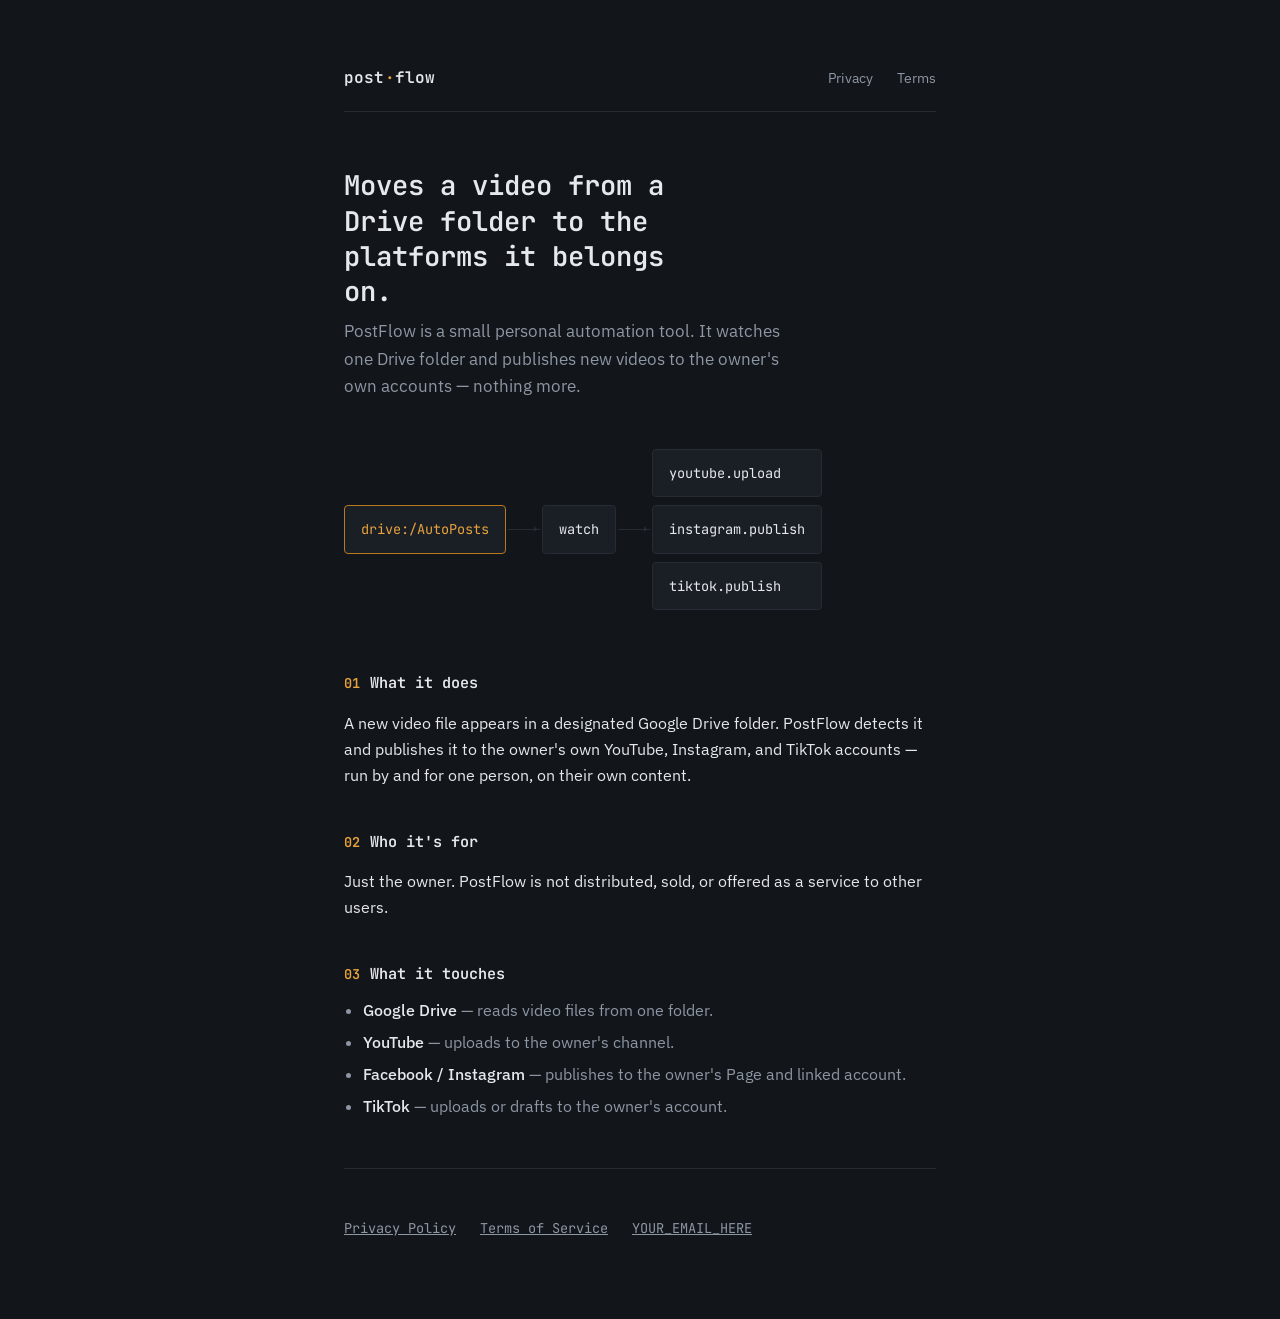
<file: index.html>
<!DOCTYPE html>
<html lang="en">
<head>
<meta charset="UTF-8">
<meta name="viewport" content="width=device-width, initial-scale=1.0">
<title>PostFlow</title>
<link rel="stylesheet" href="style.css">
</head>
<body>
<div class="wrap">

  <header class="site">
    <a class="brand" href="index.html">post<span class="dot">·</span>flow</a>
    <nav class="top">
      <a href="privacy.html">Privacy</a>
      <a href="terms.html">Terms</a>
    </nav>
  </header>

  <h1>Moves a video from a Drive folder to the platforms it belongs on.</h1>
  <p class="lede">
    PostFlow is a small personal automation tool. It watches one Drive
    folder and publishes new videos to the owner's own accounts &mdash; nothing more.
  </p>

  <div class="pipeline" role="img" aria-label="Pipeline: Google Drive folder, watched, then published to YouTube, Instagram, and TikTok">
    <div class="pipe-node source">drive:/AutoPosts</div>
    <div class="pipe-arrow"></div>
    <div class="pipe-node">watch</div>
    <div class="pipe-arrow"></div>
    <div class="pipe-targets">
      <div class="pipe-node">youtube.upload</div>
      <div class="pipe-node">instagram.publish</div>
      <div class="pipe-node">tiktok.publish</div>
    </div>
  </div>

  <section class="block">
    <h2><span class="idx">01</span> What it does</h2>
    <p>
      A new video file appears in a designated Google Drive folder. PostFlow
      detects it and publishes it to the owner's own YouTube, Instagram,
      and TikTok accounts &mdash; run by and for one person, on their own
      content.
    </p>
  </section>

  <section class="block">
    <h2><span class="idx">02</span> Who it's for</h2>
    <p>
      Just the owner. PostFlow is not distributed, sold, or offered as a
      service to other users.
    </p>
  </section>

  <section class="block">
    <h2><span class="idx">03</span> What it touches</h2>
    <ul>
      <li><strong>Google Drive</strong> &mdash; reads video files from one folder.</li>
      <li><strong>YouTube</strong> &mdash; uploads to the owner's channel.</li>
      <li><strong>Facebook / Instagram</strong> &mdash; publishes to the owner's Page and linked account.</li>
      <li><strong>TikTok</strong> &mdash; uploads or drafts to the owner's account.</li>
    </ul>
  </section>

  <hr class="divider">

  <footer class="site">
    <a href="privacy.html">Privacy Policy</a>
    <a href="terms.html">Terms of Service</a>
    <a href="mailto:YOUR_EMAIL_HERE">YOUR_EMAIL_HERE</a>
  </footer>

</div>
</body>
</html>
</file>
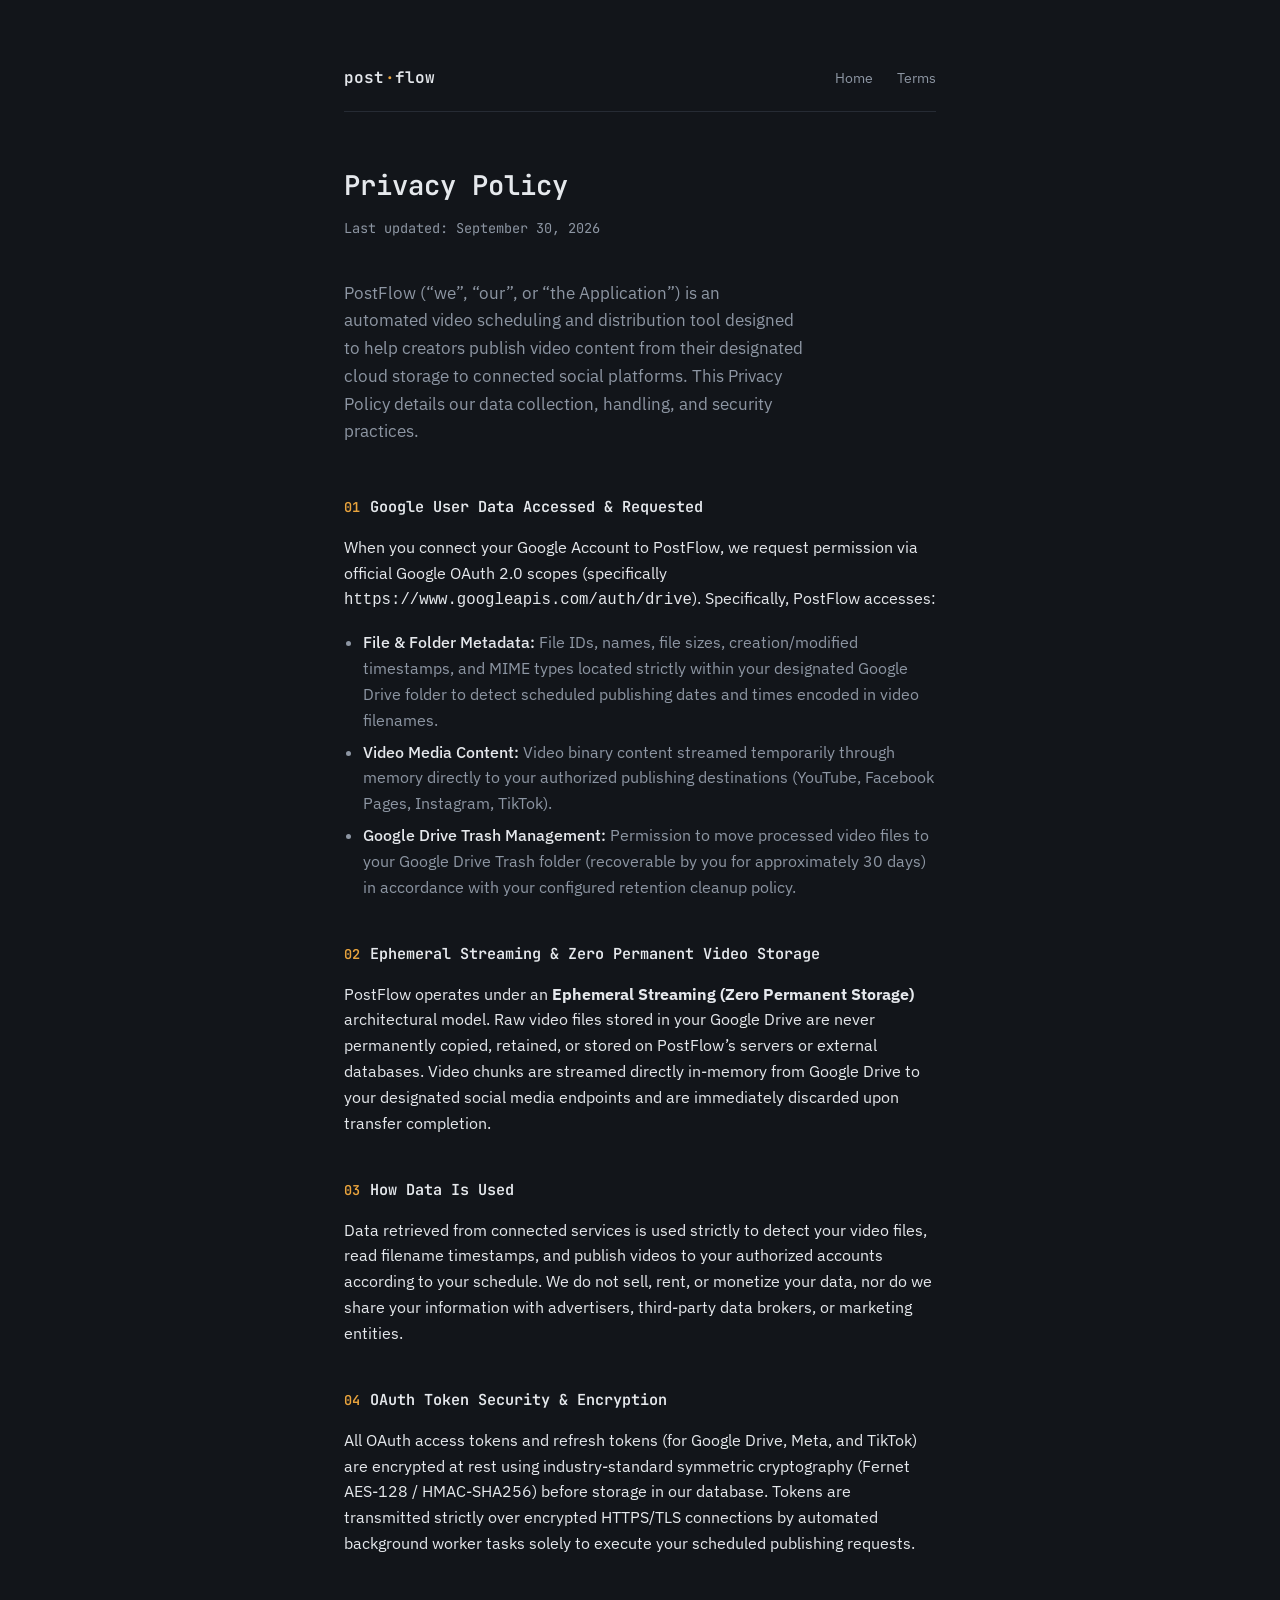
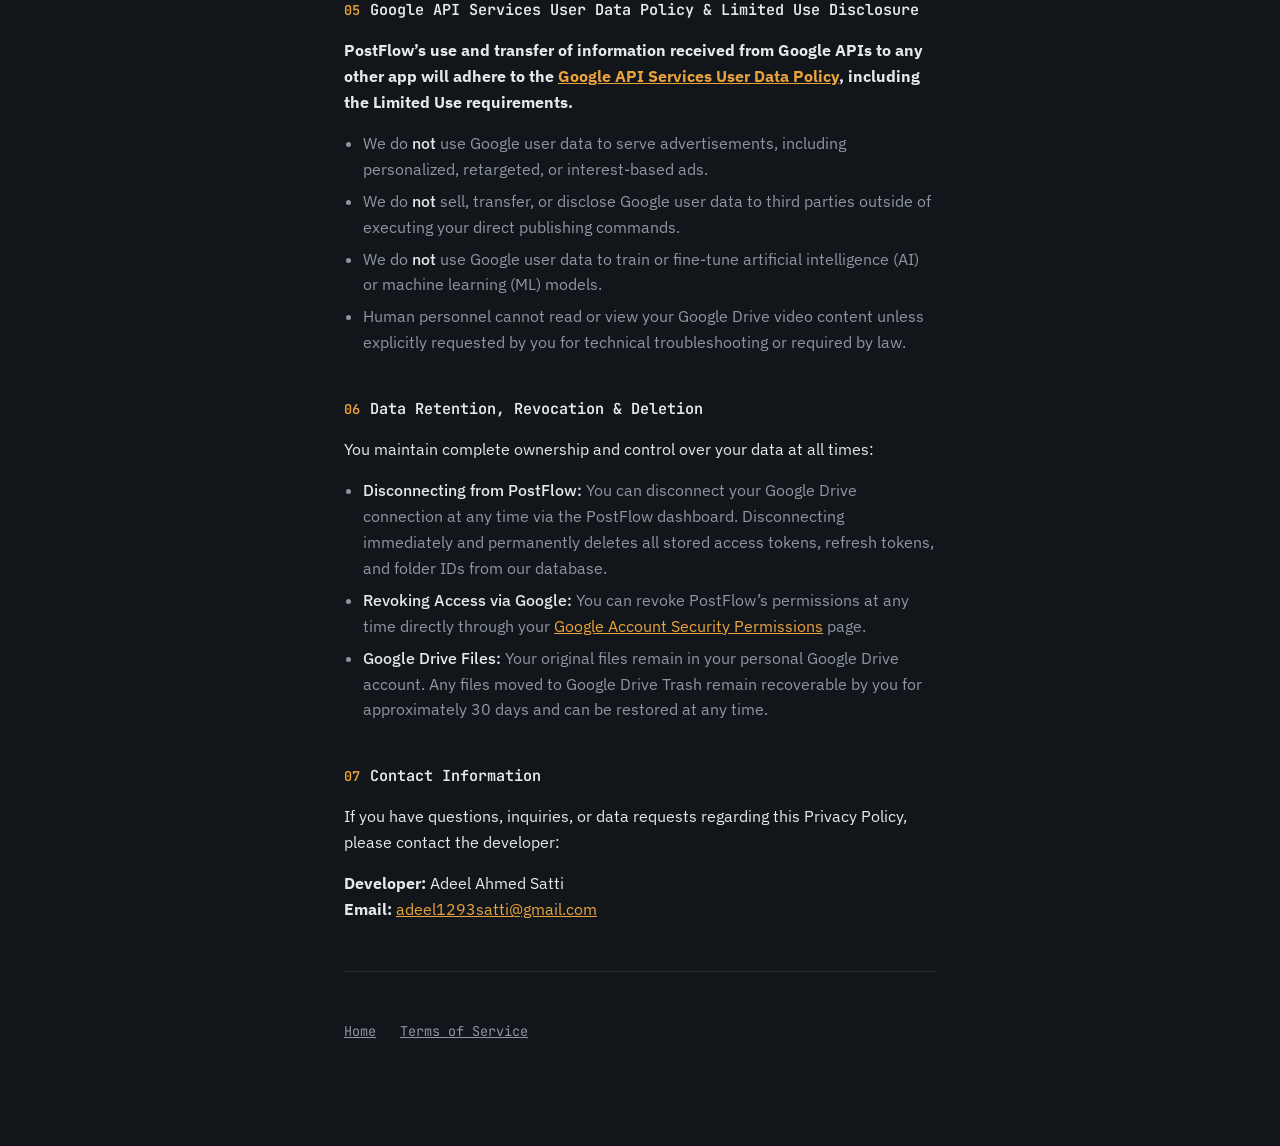
<file: privacy.html>
<!DOCTYPE html>
<html lang="en">
<head>
<meta charset="UTF-8">
<meta name="viewport" content="width=device-width, initial-scale=1.0">
<title>Privacy Policy - PostFlow</title>
<link rel="stylesheet" href="style.css">
</head>
<body>
<div class="wrap">

  <header class="site">
    <a class="brand" href="index.html">post<span class="dot">·</span>flow</a>
    <nav class="top">
      <a href="index.html">Home</a>
      <a href="terms.html">Terms</a>
    </nav>
  </header>

  <h1>Privacy Policy</h1>
  <p class="meta">Last updated: September 30, 2026</p>
  <p class="lede">
    PostFlow (&ldquo;we&rdquo;, &ldquo;our&rdquo;, or &ldquo;the Application&rdquo;) is an automated video scheduling and distribution tool designed to help creators publish video content from their designated cloud storage to connected social platforms. This Privacy Policy details our data collection, handling, and security practices.
  </p>

  <section class="block">
    <h2><span class="idx">01</span> Google User Data Accessed &amp; Requested</h2>
    <p>
      When you connect your Google Account to PostFlow, we request permission via official Google OAuth 2.0 scopes (specifically <code>https://www.googleapis.com/auth/drive</code>). Specifically, PostFlow accesses:
    </p>
    <ul>
      <li><strong>File &amp; Folder Metadata:</strong> File IDs, names, file sizes, creation/modified timestamps, and MIME types located strictly within your designated Google Drive folder to detect scheduled publishing dates and times encoded in video filenames.</li>
      <li><strong>Video Media Content:</strong> Video binary content streamed temporarily through memory directly to your authorized publishing destinations (YouTube, Facebook Pages, Instagram, TikTok).</li>
      <li><strong>Google Drive Trash Management:</strong> Permission to move processed video files to your Google Drive Trash folder (recoverable by you for approximately 30 days) in accordance with your configured retention cleanup policy.</li>
    </ul>
  </section>

  <section class="block">
    <h2><span class="idx">02</span> Ephemeral Streaming &amp; Zero Permanent Video Storage</h2>
    <p>
      PostFlow operates under an <strong>Ephemeral Streaming (Zero Permanent Storage)</strong> architectural model. Raw video files stored in your Google Drive are never permanently copied, retained, or stored on PostFlow&rsquo;s servers or external databases. Video chunks are streamed directly in-memory from Google Drive to your designated social media endpoints and are immediately discarded upon transfer completion.
    </p>
  </section>

  <section class="block">
    <h2><span class="idx">03</span> How Data Is Used</h2>
    <p>
      Data retrieved from connected services is used strictly to detect your video files, read filename timestamps, and publish videos to your authorized accounts according to your schedule. We do not sell, rent, or monetize your data, nor do we share your information with advertisers, third-party data brokers, or marketing entities.
    </p>
  </section>

  <section class="block">
    <h2><span class="idx">04</span> OAuth Token Security &amp; Encryption</h2>
    <p>
      All OAuth access tokens and refresh tokens (for Google Drive, Meta, and TikTok) are encrypted at rest using industry-standard symmetric cryptography (Fernet AES-128 / HMAC-SHA256) before storage in our database. Tokens are transmitted strictly over encrypted HTTPS/TLS connections by automated background worker tasks solely to execute your scheduled publishing requests.
    </p>
  </section>

  <section class="block">
    <h2><span class="idx">05</span> Google API Services User Data Policy &amp; Limited Use Disclosure</h2>
    <p>
      <strong>PostFlow&rsquo;s use and transfer of information received from Google APIs to any other app will adhere to the
      <a href="https://developers.google.com/terms/api-services-user-data-policy" target="_blank" rel="noopener">Google API Services User Data Policy</a>,
      including the Limited Use requirements.</strong>
    </p>
    <ul>
      <li>We do <strong>not</strong> use Google user data to serve advertisements, including personalized, retargeted, or interest-based ads.</li>
      <li>We do <strong>not</strong> sell, transfer, or disclose Google user data to third parties outside of executing your direct publishing commands.</li>
      <li>We do <strong>not</strong> use Google user data to train or fine-tune artificial intelligence (AI) or machine learning (ML) models.</li>
      <li>Human personnel cannot read or view your Google Drive video content unless explicitly requested by you for technical troubleshooting or required by law.</li>
    </ul>
  </section>

  <section class="block">
    <h2><span class="idx">06</span> Data Retention, Revocation &amp; Deletion</h2>
    <p>
      You maintain complete ownership and control over your data at all times:
    </p>
    <ul>
      <li><strong>Disconnecting from PostFlow:</strong> You can disconnect your Google Drive connection at any time via the PostFlow dashboard. Disconnecting immediately and permanently deletes all stored access tokens, refresh tokens, and folder IDs from our database.</li>
      <li><strong>Revoking Access via Google:</strong> You can revoke PostFlow&rsquo;s permissions at any time directly through your <a href="https://myaccount.google.com/permissions" target="_blank" rel="noopener">Google Account Security Permissions</a> page.</li>
      <li><strong>Google Drive Files:</strong> Your original files remain in your personal Google Drive account. Any files moved to Google Drive Trash remain recoverable by you for approximately 30 days and can be restored at any time.</li>
    </ul>
  </section>

  <section class="block">
    <h2><span class="idx">07</span> Contact Information</h2>
    <p>
      If you have questions, inquiries, or data requests regarding this Privacy Policy, please contact the developer:
    </p>
    <p>
      <strong>Developer:</strong> Adeel Ahmed Satti<br>
      <strong>Email:</strong> <a href="mailto:adeel1293satti@gmail.com">adeel1293satti@gmail.com</a>
    </p>
  </section>

  <hr class="divider">

  <footer class="site">
    <a href="index.html">Home</a>
    <a href="terms.html">Terms of Service</a>
  </footer>

</div>
</body>
</html>
</file>
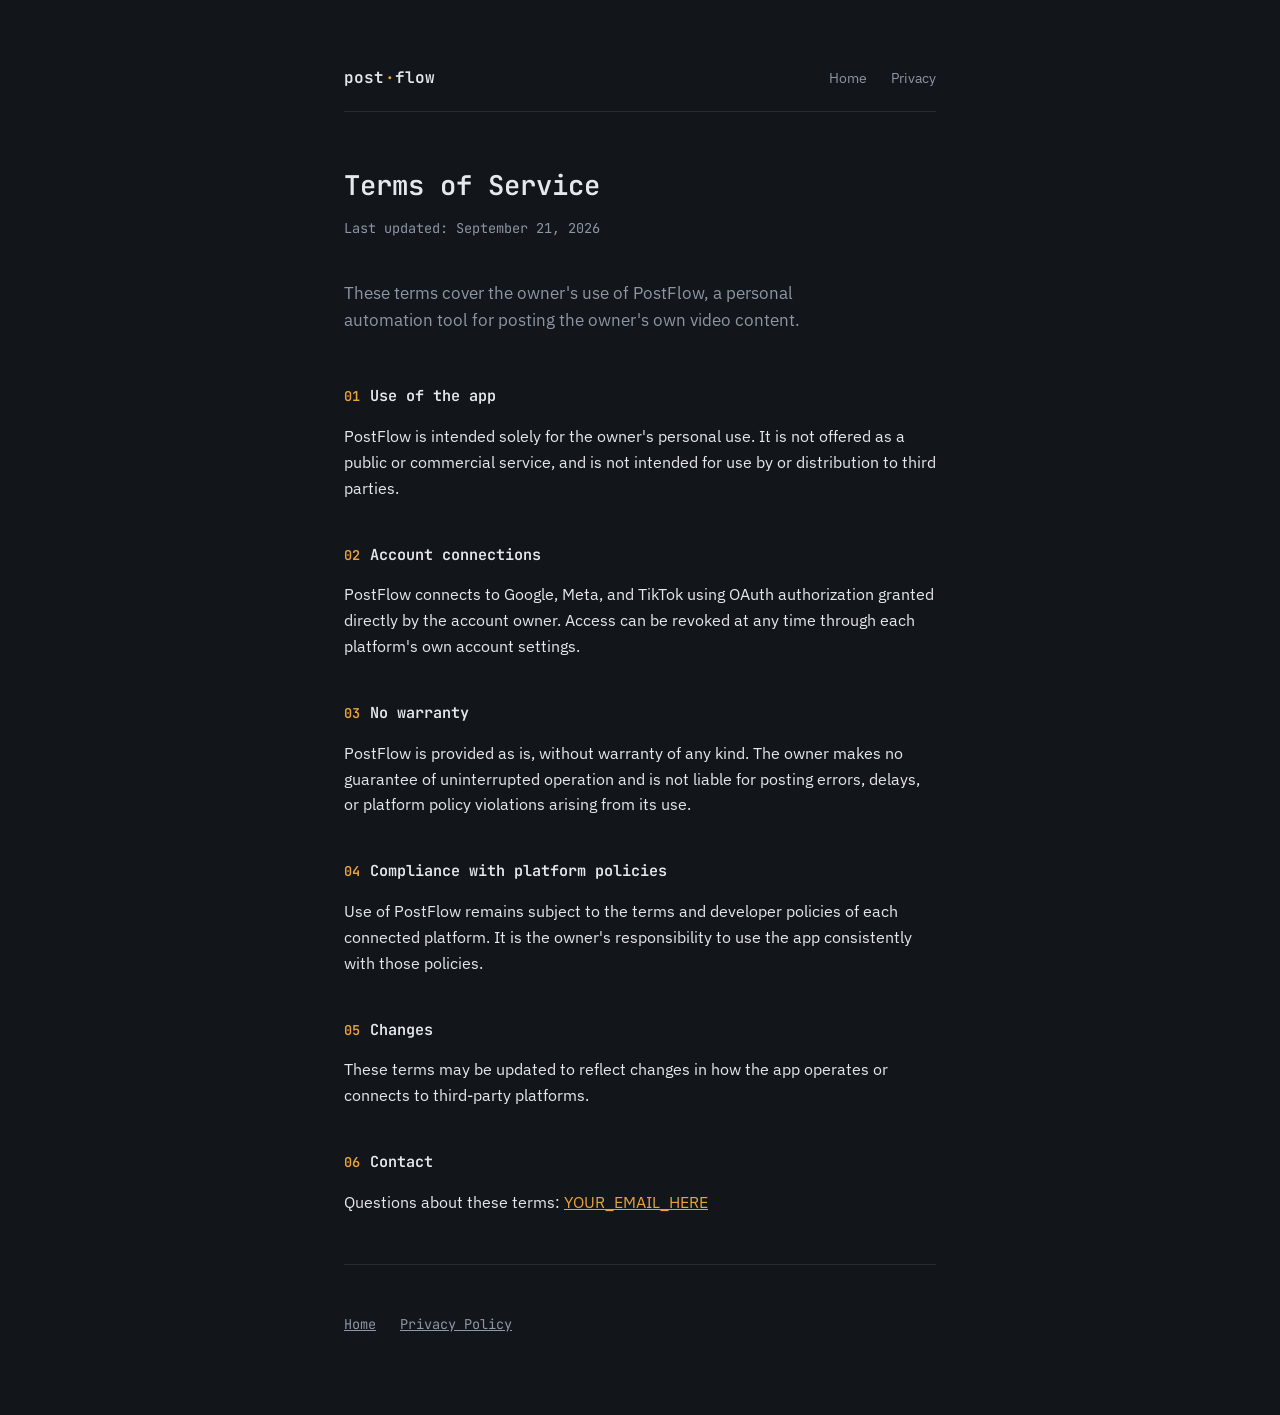
<file: terms.html>
<!DOCTYPE html>
<html lang="en">
<head>
<meta charset="UTF-8">
<meta name="viewport" content="width=device-width, initial-scale=1.0">
<title>Terms of Service - PostFlow</title>
<link rel="stylesheet" href="style.css">
</head>
<body>
<div class="wrap">

  <header class="site">
    <a class="brand" href="index.html">post<span class="dot">·</span>flow</a>
    <nav class="top">
      <a href="index.html">Home</a>
      <a href="privacy.html">Privacy</a>
    </nav>
  </header>

  <h1>Terms of Service</h1>
  <p class="meta">Last updated: September 21, 2026</p>
  <p class="lede">
    These terms cover the owner's use of PostFlow, a personal automation
    tool for posting the owner's own video content.
  </p>

  <section class="block">
    <h2><span class="idx">01</span> Use of the app</h2>
    <p>
      PostFlow is intended solely for the owner's personal use. It is not
      offered as a public or commercial service, and is not intended for
      use by or distribution to third parties.
    </p>
  </section>

  <section class="block">
    <h2><span class="idx">02</span> Account connections</h2>
    <p>
      PostFlow connects to Google, Meta, and TikTok using OAuth
      authorization granted directly by the account owner. Access can be
      revoked at any time through each platform's own account settings.
    </p>
  </section>

  <section class="block">
    <h2><span class="idx">03</span> No warranty</h2>
    <p>
      PostFlow is provided as is, without warranty of any kind. The owner
      makes no guarantee of uninterrupted operation and is not liable for
      posting errors, delays, or platform policy violations arising from
      its use.
    </p>
  </section>

  <section class="block">
    <h2><span class="idx">04</span> Compliance with platform policies</h2>
    <p>
      Use of PostFlow remains subject to the terms and developer policies
      of each connected platform. It is the owner's responsibility to use
      the app consistently with those policies.
    </p>
  </section>

  <section class="block">
    <h2><span class="idx">05</span> Changes</h2>
    <p>
      These terms may be updated to reflect changes in how the app
      operates or connects to third-party platforms.
    </p>
  </section>

  <section class="block">
    <h2><span class="idx">06</span> Contact</h2>
    <p>Questions about these terms: <a href="mailto:YOUR_EMAIL_HERE">YOUR_EMAIL_HERE</a></p>
  </section>

  <hr class="divider">

  <footer class="site">
    <a href="index.html">Home</a>
    <a href="privacy.html">Privacy Policy</a>
  </footer>

</div>
</body>
</html>
</file>
<file: style.css>
@import url('https://fonts.googleapis.com/css2?family=JetBrains+Mono:wght@400;500;600&family=IBM+Plex+Sans:wght@400;500;600&display=swap');

:root {
  --ink: #12151A;
  --panel: #1A1E25;
  --line: #262B34;
  --text: #E5E8EC;
  --muted: #8D96A3;
  --accent: #E8A33D;
  --accent-dim: #B9791F;
}

* { box-sizing: border-box; }

html { scroll-behavior: smooth; }

body {
  margin: 0;
  background: var(--ink);
  color: var(--text);
  font-family: 'IBM Plex Sans', sans-serif;
  font-size: 16px;
  line-height: 1.65;
  -webkit-font-smoothing: antialiased;
}

.wrap {
  max-width: 640px;
  margin: 0 auto;
  padding: 64px 24px 80px;
}

.mono {
  font-family: 'JetBrains Mono', monospace;
}

header.site {
  display: flex;
  align-items: baseline;
  justify-content: space-between;
  margin-bottom: 56px;
  padding-bottom: 20px;
  border-bottom: 1px solid var(--line);
}

.brand {
  font-family: 'JetBrains Mono', monospace;
  font-size: 1rem;
  font-weight: 600;
  color: var(--text);
  text-decoration: none;
  letter-spacing: 0.01em;
}

.brand .dot { color: var(--accent); }

nav.top a {
  color: var(--muted);
  text-decoration: none;
  font-size: 0.9rem;
  margin-left: 20px;
  border-bottom: 1px solid transparent;
  transition: border-color 0.15s ease, color 0.15s ease;
}

nav.top a:hover, nav.top a:focus-visible {
  color: var(--text);
  border-color: var(--accent);
}

h1 {
  font-family: 'JetBrains Mono', monospace;
  font-size: 1.7rem;
  font-weight: 600;
  line-height: 1.3;
  margin: 0 0 8px;
  max-width: 20ch;
}

.lede {
  color: var(--muted);
  font-size: 1.05rem;
  max-width: 46ch;
  margin: 0 0 48px;
}

.meta {
  color: var(--muted);
  font-size: 0.85rem;
  font-family: 'JetBrains Mono', monospace;
  margin-bottom: 40px;
}

/* Pipeline diagram */
.pipeline {
  display: flex;
  align-items: center;
  gap: 0;
  margin: 0 0 56px;
  overflow-x: auto;
  padding-bottom: 4px;
}

.pipe-node {
  flex: 0 0 auto;
  border: 1px solid var(--line);
  background: var(--panel);
  border-radius: 4px;
  padding: 12px 16px;
  font-family: 'JetBrains Mono', monospace;
  font-size: 0.85rem;
  color: var(--text);
  white-space: nowrap;
}

.pipe-node.source {
  border-color: var(--accent-dim);
  color: var(--accent);
}

.pipe-arrow {
  flex: 0 0 auto;
  width: 32px;
  height: 1px;
  background: var(--line);
  position: relative;
  margin: 0 2px;
}

.pipe-arrow::after {
  content: '';
  position: absolute;
  right: 0;
  top: -3px;
  border: 3px solid transparent;
  border-left-color: var(--line);
}

.pipe-targets {
  display: flex;
  flex-direction: column;
  gap: 8px;
}

section.block {
  margin-bottom: 40px;
}

section.block h2 {
  font-family: 'JetBrains Mono', monospace;
  font-size: 0.95rem;
  font-weight: 600;
  color: var(--text);
  margin: 0 0 12px;
  display: flex;
  gap: 10px;
  align-items: baseline;
}

section.block h2 .idx {
  color: var(--accent);
  font-size: 0.85rem;
}

section.block p, section.block li {
  color: var(--text);
  font-size: 0.98rem;
}

section.block ul {
  margin: 0;
  padding-left: 1.2em;
}

section.block li {
  margin-bottom: 6px;
  color: var(--muted);
}

section.block li strong {
  color: var(--text);
  font-weight: 500;
}

a { color: var(--accent); }
a:hover { color: var(--text); }

.divider {
  border: none;
  border-top: 1px solid var(--line);
  margin: 48px 0;
}

footer.site {
  color: var(--muted);
  font-size: 0.85rem;
  font-family: 'JetBrains Mono', monospace;
}

footer.site a {
  color: var(--muted);
  margin-right: 16px;
}
footer.site a:hover { color: var(--accent); }

@media (max-width: 480px) {
  .wrap { padding: 40px 18px 60px; }
  h1 { font-size: 1.4rem; }
  .pipeline { flex-wrap: nowrap; }
}

@media (prefers-reduced-motion: reduce) {
  html { scroll-behavior: auto; }
  * { transition: none !important; }
}

:focus-visible {
  outline: 2px solid var(--accent);
  outline-offset: 2px;
}
</file>
